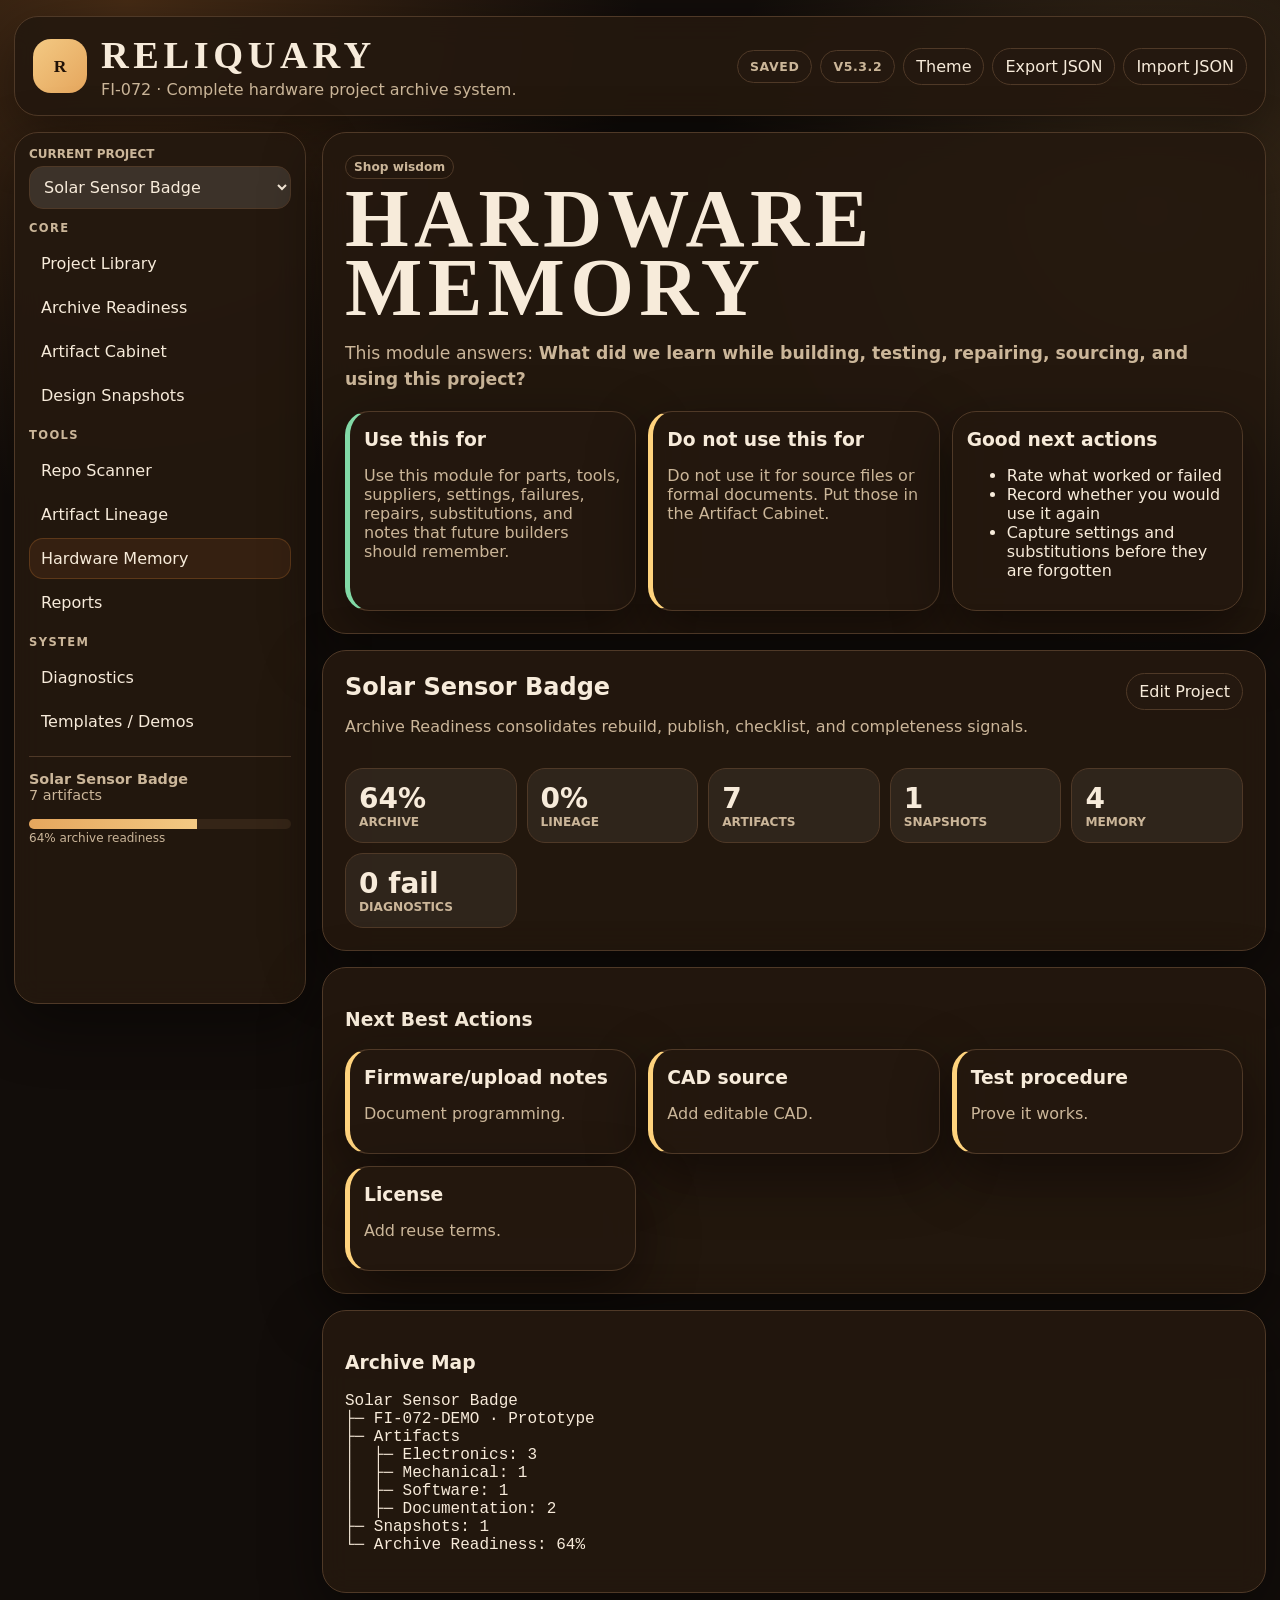
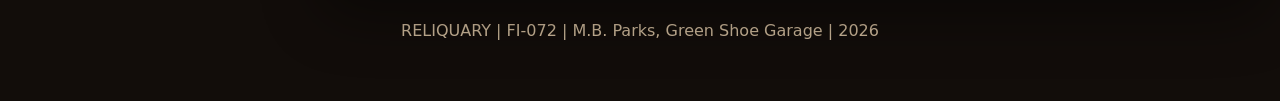
<file: index.html>
<!doctype html>
<html lang="en">
<head>
<meta charset="utf-8">
<meta name="viewport" content="width=device-width,initial-scale=1">
<title>RELIQUARY | FI-072</title>
<link rel="stylesheet" href="styles.css">
<link rel="stylesheet" href="module-headers-v531.css">
</head>
<body data-theme="dark">
<div class="app-shell">
<header class="topbar">
  <div class="brand"><div class="sigil">R</div><div><h1>RELIQUARY</h1><p>FI-072 · Complete hardware project archive system.</p></div></div>
  <div class="top-actions"><span class="pill" id="saveState">Autosave ready</span><span class="pill">v5.3.2</span><button class="btn" id="themeBtn">Theme</button><button class="btn" id="exportStateBtn">Export JSON</button><label class="btn">Import JSON<input id="importState" type="file" accept="application/json" hidden></label></div>
</header>
<div class="layout">
  <aside class="sidebar">
    <label class="field compact"><span>Current project</span><select id="projectPicker"></select></label>
    <nav id="nav"></nav>
    <div id="sideSummary" class="side-summary"></div>
  </aside>
  <main id="app" class="content"></main>
</div>
<footer>RELIQUARY | FI-072 | M.B. Parks, Green Shoe Garage | 2026</footer>
</div>
<div id="toast" class="toast"></div>
<script src="app-v5.js"></script>
<script src="fix-v521.js"></script>
<script src="module-clarity-v530.js"></script>
</body>
</html>
</file>
<file: styles.css>
:root{--bg:#f4ebdd;--panel:#fffaf0;--ink:#23160c;--muted:#6d5b46;--line:#d7c1a5;--accent:#a8652a;--accent2:#e0a355;--good:#247a51;--warn:#a86812;--bad:#a63d31;--blue:#2f6f93;--shadow:0 18px 50px rgba(0,0,0,.14)}
[data-theme=dark]{--bg:#120d0a;--panel:#24180f;--ink:#f7ebda;--muted:#cbb699;--line:#4f3927;--accent:#e5a65d;--accent2:#f3c983;--good:#82d9a6;--warn:#ffd37d;--bad:#ff897b;--blue:#86c7ef;--shadow:0 20px 60px rgba(0,0,0,.45)}
*{box-sizing:border-box}body{margin:0;background:radial-gradient(circle at 10% 0,rgba(168,101,42,.35),transparent 32rem),radial-gradient(circle at 90% 12%,rgba(224,163,85,.22),transparent 28rem),var(--bg);color:var(--ink);font-family:Inter,system-ui,-apple-system,Segoe UI,sans-serif}button,input,select,textarea{font:inherit}button{cursor:pointer}a{color:var(--blue)}.app-shell{width:min(1500px,calc(100% - 28px));margin:auto;padding:16px 0 40px}.topbar,.sidebar,.panel,.card,.modal{border:1px solid var(--line);background:color-mix(in srgb,var(--panel) 92%,transparent);border-radius:24px;box-shadow:var(--shadow);backdrop-filter:blur(14px)}.topbar{display:flex;justify-content:space-between;gap:14px;align-items:center;padding:16px 18px}.brand{display:flex;gap:14px;align-items:center}.sigil{width:54px;height:54px;border-radius:18px;background:linear-gradient(135deg,var(--accent2),var(--accent));display:grid;place-items:center;color:#211207;font:900 1.1rem Georgia,serif}.brand h1{margin:0;font:900 clamp(1.5rem,3vw,2.4rem) Georgia,serif;letter-spacing:.12em}.brand p{margin:.2rem 0 0;color:var(--muted)}.top-actions,.row{display:flex;gap:8px;flex-wrap:wrap;align-items:center}.btn,.pill{border:1px solid var(--line);border-radius:999px;background:var(--panel);color:var(--ink);padding:8px 12px}.btn.primary{background:linear-gradient(135deg,var(--accent2),var(--accent));color:#211207;border:0;font-weight:900}.btn.small{font-size:.82rem;padding:5px 8px}.btn.danger{color:var(--bad)}.pill{color:var(--muted);font-size:.78rem;font-weight:900;text-transform:uppercase;letter-spacing:.05em}.layout{display:grid;grid-template-columns:292px minmax(0,1fr);gap:16px;margin-top:16px}.sidebar{padding:14px;position:sticky;top:14px;max-height:calc(100vh - 28px);overflow:auto}.sidebar h3{font-size:.75rem;color:var(--muted);letter-spacing:.13em;text-transform:uppercase}.nav-group{margin:12px 0}.nav-label{font-size:.72rem;color:var(--muted);font-weight:900;letter-spacing:.12em;text-transform:uppercase;margin:8px 0}.nav-btn{display:block;width:100%;text-align:left;border:1px solid transparent;background:transparent;color:var(--ink);border-radius:14px;padding:10px 11px;margin:3px 0}.nav-btn.active,.nav-btn:hover{background:rgba(168,101,42,.14);border-color:rgba(168,101,42,.35)}.side-summary{margin-top:14px;padding-top:14px;border-top:1px solid var(--line);color:var(--muted);font-size:.9rem}.panel{padding:clamp(15px,2vw,22px);margin-bottom:16px}.head{display:flex;justify-content:space-between;gap:12px;align-items:flex-start;margin-bottom:16px}.head h2,.head h3{margin:0}.muted,.card p{color:var(--muted)}.hero{display:grid;grid-template-columns:1.1fr .9fr;gap:16px}.hero h2{font:900 clamp(2.4rem,7vw,5rem)/.86 Georgia,serif;margin:0;letter-spacing:.08em}.lede{font-size:1.08rem;line-height:1.55;color:var(--muted)}.cards{display:grid;grid-template-columns:repeat(auto-fill,minmax(250px,1fr));gap:12px}.card{padding:14px}.card h3{margin:.2rem 0}.stats{display:grid;grid-template-columns:repeat(auto-fit,minmax(150px,1fr));gap:10px}.stat{border:1px solid var(--line);border-radius:18px;padding:13px;background:rgba(255,255,255,.06)}.stat strong{font-size:1.75rem}.stat span{display:block;color:var(--muted);font-size:.76rem;font-weight:900;text-transform:uppercase}.bar{height:10px;border-radius:99px;background:rgba(120,90,60,.22);overflow:hidden}.bar i{display:block;height:100%;background:linear-gradient(90deg,var(--accent),var(--accent2))}.form{display:grid;grid-template-columns:repeat(2,minmax(0,1fr));gap:10px}.field{display:grid;gap:5px}.field span,.field label{font-size:.75rem;text-transform:uppercase;color:var(--muted);font-weight:900}.field.compact{margin-bottom:12px}.full{grid-column:1/-1}input,select,textarea{width:100%;border:1px solid var(--line);border-radius:14px;background:rgba(255,255,255,.11);color:var(--ink);padding:10px}textarea{min-height:92px;resize:vertical}.table{overflow:auto;border:1px solid var(--line);border-radius:18px}table{width:100%;border-collapse:collapse}th,td{padding:10px;border-bottom:1px solid var(--line);text-align:left;vertical-align:top}th{color:var(--muted);font-size:.76rem;text-transform:uppercase}.tag{display:inline-flex;border:1px solid var(--line);border-radius:999px;padding:4px 8px;color:var(--muted);font-size:.76rem;font-weight:800}.good{border-left:5px solid var(--good)}.gap{border-left:5px solid var(--warn)}.critical{border-left-color:var(--bad)}.ok{color:var(--good)}.warn{color:var(--warn)}.bad{color:var(--bad)}.mono{font-family:ui-monospace,SFMono-Regular,Menlo,monospace;white-space:pre-wrap}.empty{border:1px dashed var(--line);border-radius:18px;padding:24px;text-align:center;color:var(--muted)}.memory-list{margin-top:14px}.memory-item .head{margin-bottom:6px}.rating-row{display:flex;flex-wrap:wrap;gap:8px}.rating-btn{border:1px solid var(--line);border-radius:999px;background:rgba(255,255,255,.08);color:var(--ink);padding:7px 10px}.rating-btn:hover,.rating-btn.selected{background:linear-gradient(135deg,var(--accent2),var(--accent));color:#211207;border-color:transparent;font-weight:900}.toast{position:fixed;right:18px;bottom:18px;background:var(--panel);border:1px solid var(--line);border-radius:16px;padding:12px 14px;box-shadow:var(--shadow);opacity:0;transform:translateY(8px);transition:.2s}.toast.show{opacity:1;transform:none}footer{text-align:center;color:var(--muted);padding:12px}@media(max-width:900px){.layout,.hero,.form{grid-template-columns:1fr}.sidebar{position:static;max-height:none}.topbar,.head{align-items:flex-start;flex-direction:column}.stats{grid-template-columns:repeat(2,1fr)}}@media print{.sidebar,.top-actions,.btn{display:none!important}.layout{display:block}.panel,.card{box-shadow:none}}
</file>
<file: module-headers-v531.css>
.module-hero{display:block;overflow:hidden}.module-hero-left{display:block;min-width:0;margin-bottom:18px}.module-hero-right{display:block}.module-hero-right .cards{width:100%;grid-template-columns:repeat(auto-fit,minmax(240px,1fr));align-items:stretch}.module-title{font:900 clamp(2.65rem,6.4vw,5.6rem)/.84 Georgia,serif;letter-spacing:.065em;margin:.35rem 0 .7rem;text-transform:uppercase;color:var(--ink);max-width:100%;overflow-wrap:normal}.module-title span{display:block;max-width:100%}.module-guide .lede{max-width:86ch}.module-guide .card{min-height:150px}.demoted-hero{grid-template-columns:1fr minmax(260px,.72fr);opacity:.96}.demoted-hero .demoted-title,.demoted-hero h2{font:900 clamp(1.8rem,3.6vw,3rem)/.95 Georgia,serif!important;letter-spacing:.055em!important}.demoted-hero .lede{font-size:1rem}.module-guide+section.demoted-hero{margin-top:16px}@media(max-width:900px){.module-title{font-size:clamp(2.35rem,13vw,4.6rem);letter-spacing:.045em}.module-hero-right .cards{grid-template-columns:1fr}.module-guide .card{min-height:auto}}
</file>
